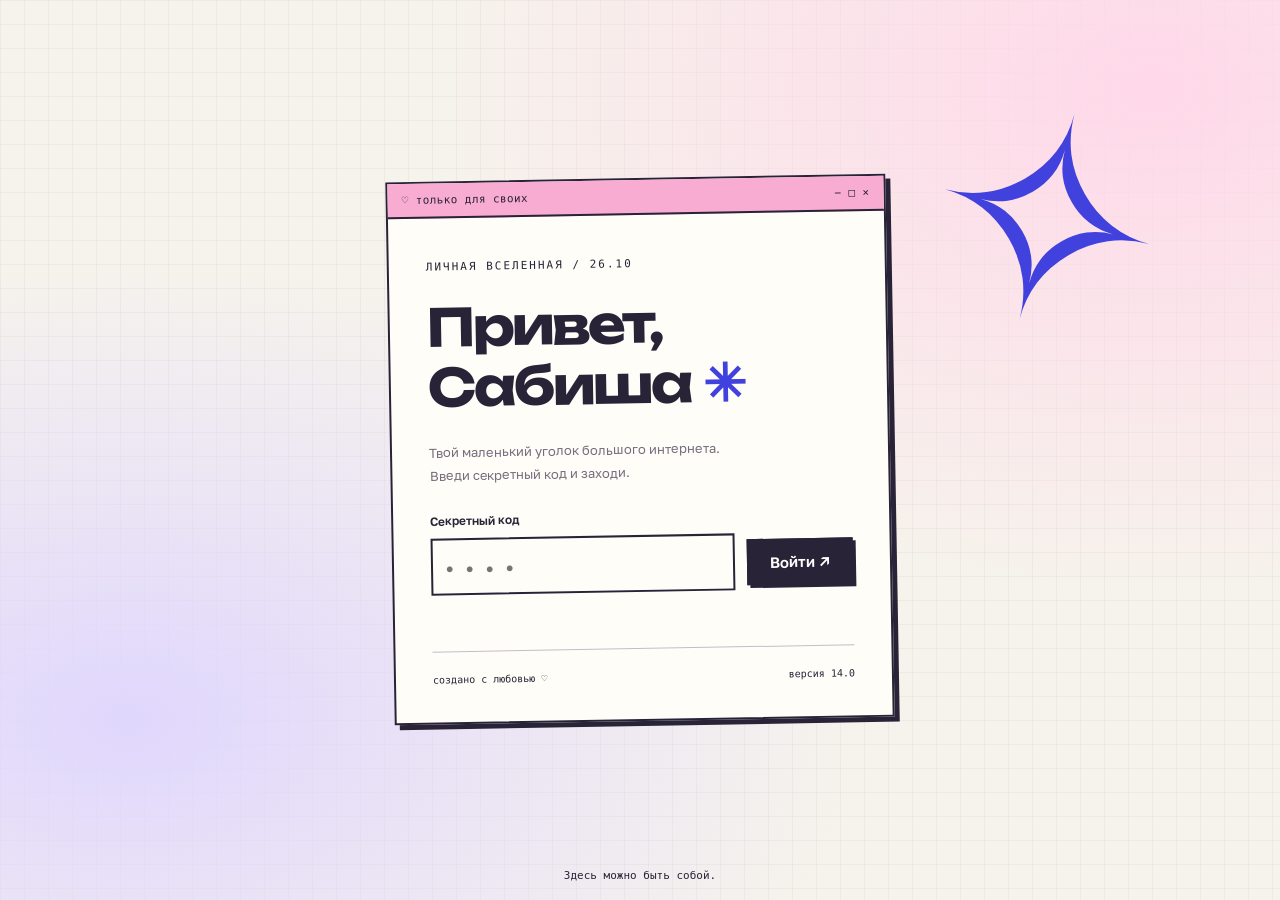
<file: docs/index.html>
<!doctype html>
<html lang="ru">
  <head>
    <meta charset="UTF-8" />
    <meta name="viewport" content="width=device-width,initial-scale=1" />
    <meta name="theme-color" content="#f7a9d0" />
    <meta
      name="description"
      content="Личная вселенная Сабиши. Четырнадцать лет, бесконечность возможностей."
    />
    <link rel="icon" href="icon.svg" type="image/svg+xml" />
    <title>Сабиша ✧ личная вселенная</title>
    <link rel="stylesheet" href="style.css?v=20261026-2" />
  </head>
  <body>
    <div id="gate" class="gate">
      <div class="gate-decor">✧</div>
      <section class="window login">
        <div class="titlebar">
          <span>♡ только для своих</span><span>− □ ×</span>
        </div>
        <div class="login-body">
          <span class="eyebrow">ЛИЧНАЯ ВСЕЛЕННАЯ / 26.10</span>
          <h1>Привет,<br />Сабиша<span>✳</span></h1>
          <p>
            Твой маленький уголок большого интернета.<br />Введи секретный код и
            заходи.
          </p>
          <form id="login">
            <label for="password">Секретный код</label>
            <div class="input-row">
              <input
                id="password"
                type="password"
                inputmode="numeric"
                maxlength="4"
                autocomplete="off"
                placeholder="••••"
                required
                aria-describedby="login-error"
              /><button class="button dark">Войти ↗</button>
            </div>
            <p id="login-error" role="alert"></p>
          </form>
          <div class="login-footer">
            создано с любовью ♡ <span>версия 14.0</span>
          </div>
        </div>
      </section>
      <span class="gate-bottom">Здесь можно быть собой.</span>
    </div>
    <div id="app" hidden>
      <header>
        <a href="#home" class="brand">сабиша<span>.мир ✳</span></a>
        <div class="header-status"><i></i> в своей вселенной</div>
        <button
          id="menu-button"
          class="button"
          aria-expanded="false"
          aria-controls="menu"
        >
          ☰ Меню
        </button>
      </header>
      <div class="ticker">
        <div>
          ✧ СВОЙ МИР · СВОИ ПРАВИЛА <span>♡</span> 26 ОКТЯБРЯ 2012
          <span>✧</span> БЫТЬ СОБОЙ — УЖЕ КРУТО <span>♡</span> СОЗДАНО ДЛЯ
          САБИШИ <span>✧</span> СВОЙ МИР · СВОИ ПРАВИЛА
        </div>
      </div>
      <main id="content" tabindex="-1"></main>
      <footer>
        <span>Сабиша © <span id="year"></span> · личная территория ♡</span
        ><span
          ><span data-cloud-status
            >Записи сохраняются на устройстве · облако в настройках</span
          >
          <button class="text-button" data-nav="settings">
            Сделать копию ↗
          </button></span
        >
      </footer>
      <div id="menu-shade" hidden></div>
      <aside id="menu" hidden aria-label="Разделы сайта">
        <div class="menu-top">
          <span>Куда отправимся?</span
          ><button id="close-menu" aria-label="Закрыть меню">×</button>
        </div>
        <nav id="nav"></nav>
        <div class="menu-bottom">
          Это твой интернет.<br />Обустраивай как нравится. ✧
        </div>
      </aside>
    </div>
    <div id="toast" role="status" aria-live="polite"></div>
    <div id="confetti" aria-hidden="true"></div>
    <script src="app.js?v=20261026-2"></script>
    <script src="vendor/supabase.js"></script>
    <script src="cloud-config.js?v=20261026-2"></script>
    <script src="cloud.js?v=20261026-2"></script>
  </body>
</html>
</file>
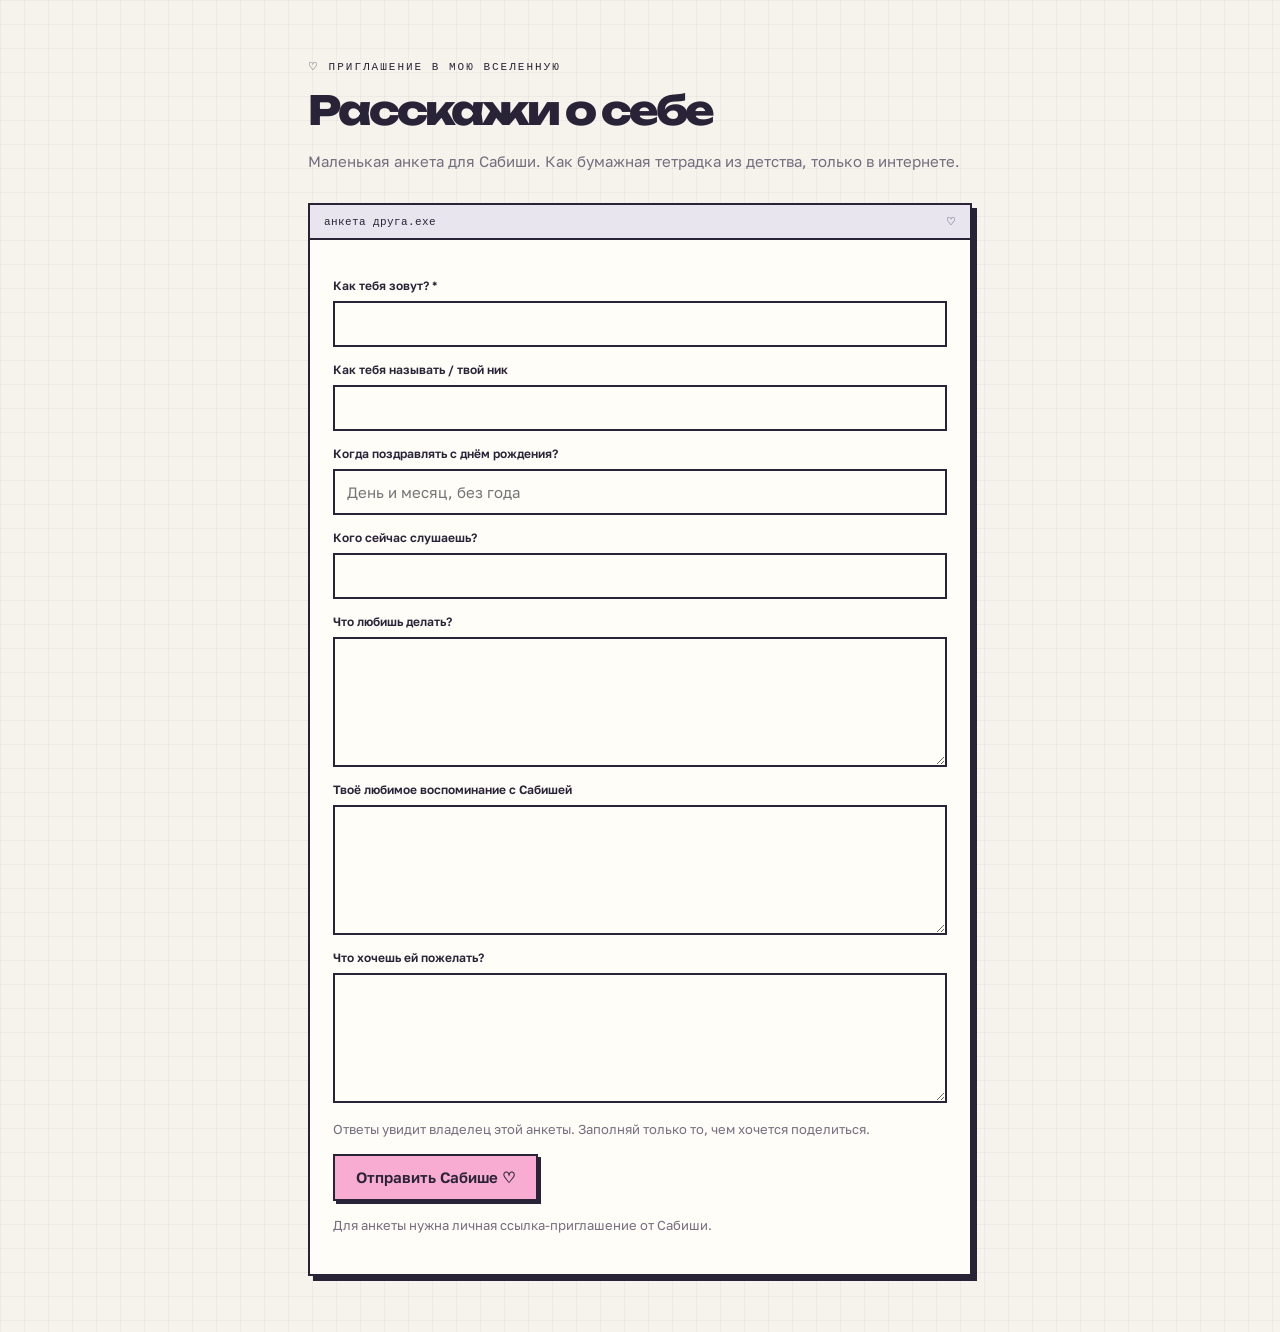
<file: docs/friend.html>
<!doctype html>
<html lang="ru">
  <head>
    <meta charset="UTF-8" />
    <meta name="viewport" content="width=device-width,initial-scale=1" />
    <meta name="referrer" content="no-referrer" />
    <meta name="robots" content="noindex" />
    <title>Анкета для Сабиши ♡</title>
    <link rel="icon" href="icon.svg" />
    <link rel="stylesheet" href="style.css?v=20261026-2" />
  </head>
  <body>
    <main class="guest-main">
      <span class="eyebrow">♡ ПРИГЛАШЕНИЕ В МОЮ ВСЕЛЕННУЮ</span>
      <div class="page-heading">
        <h1>Расскажи о себе</h1>
        <p>
          Маленькая анкета для Сабиши. Как бумажная тетрадка из детства, только
          в интернете.
        </p>
      </div>
      <section class="window">
        <div class="titlebar"><span>анкета друга.exe</span><span>♡</span></div>
        <div class="body">
          <form id="friend-questionnaire">
            <div class="field">
              <label for="friend-name">Как тебя зовут? *</label
              ><input
                id="friend-name"
                name="name"
                maxlength="100"
                autocomplete="given-name"
                required
              />
            </div>
            <div class="field">
              <label for="nickname">Как тебя называть / твой ник</label
              ><input id="nickname" name="nickname" maxlength="100" />
            </div>
            <div class="field">
              <label for="birthday">Когда поздравлять с днём рождения?</label
              ><input
                id="birthday"
                name="birthday"
                maxlength="50"
                placeholder="День и месяц, без года"
              />
            </div>
            <div class="field">
              <label for="music">Кого сейчас слушаешь?</label
              ><input id="music" name="music" maxlength="300" />
            </div>
            <div class="field">
              <label for="hobbies">Что любишь делать?</label
              ><textarea
                id="hobbies"
                name="hobbies"
                maxlength="600"
                rows="3"
              ></textarea>
            </div>
            <div class="field">
              <label for="memory">Твоё любимое воспоминание с Сабишей</label
              ><textarea
                id="memory"
                name="memory"
                maxlength="600"
                rows="3"
              ></textarea>
            </div>
            <div class="field">
              <label for="wish">Что хочешь ей пожелать?</label
              ><textarea
                id="wish"
                name="wish"
                maxlength="600"
                rows="3"
              ></textarea>
            </div>
            <p class="help">
              Ответы увидит владелец этой анкеты. Заполняй только то, чем
              хочется поделиться.
            </p>
            <button class="button pink" id="submit-friend">
              Отправить Сабише ♡
            </button>
            <p id="friend-result" role="status" class="help"></p>
          </form>
          <div id="friend-success" hidden>
            <div class="lock-art">♡</div>
            <h2>Анкета долетела!</h2>
            <p>
              Твой ответ уже ждёт Сабишу. Спасибо, что заглянул(а) в её
              вселенную.
            </p>
            <p class="small">Отправлять ей что-то ещё не нужно.</p>
          </div>
        </div>
      </section>
    </main>
    <script src="vendor/supabase.js"></script>
    <script src="cloud-config.js?v=20261026-2"></script>
    <script src="friend.js?v=20261026-2"></script>
  </body>
</html>
</file>
<file: docs/style.css>
@import url("https://fonts.googleapis.com/css2?family=Golos+Text:wght@400;500;600;700;800;900&family=Unbounded:wght@400;600;700;800;900&display=swap");
:root {
  --ink: #292337;
  --paper: #f6f3ec;
  --pink: #f8acd2;
  --lime: #deff7e;
  --blue: #4142de;
  --muted: #756d7e;
  --line: 2px solid var(--ink);
  --shadow: 5px 5px 0 var(--ink);
}
* {
  box-sizing: border-box;
}
body {
  margin: 0;
  background-color: var(--paper);
  background-image:
    linear-gradient(#a69ba41a 1px, transparent 1px),
    linear-gradient(90deg, #a69ba41a 1px, transparent 1px);
  background-size: 24px 24px;
  color: var(--ink);
  font-family: "Golos Text", Arial, sans-serif;
  font-size: 15px;
}
button,
input,
select,
textarea {
  font: inherit;
  color: inherit;
}
button,
a,
input,
textarea,
select {
  -webkit-tap-highlight-color: transparent;
}
button {
  cursor: pointer;
}
button:focus-visible,
a:focus-visible {
  outline: 3px solid var(--blue);
  outline-offset: 4px;
}
[hidden] {
  display: none !important;
}
button {
  border: var(--line);
  background: var(--paper);
}
a {
  color: inherit;
  text-decoration: none;
}
header {
  height: 88px;
  display: flex;
  align-items: center;
  justify-content: space-between;
  max-width: 1400px;
  padding: 0 48px;
  margin: auto;
}
.brand {
  font-family: Unbounded, sans-serif;
  font-size: 25px;
  font-weight: 800;
  letter-spacing: -1.5px;
}
.brand span {
  font-weight: 400;
}
.header-status {
  font: 12px monospace;
  display: flex;
  align-items: center;
  gap: 8px;
}
.header-status i {
  background: #6eb66a;
  width: 8px;
  height: 8px;
  border-radius: 50%;
}
.button {
  display: inline-flex;
  align-items: center;
  justify-content: center;
  padding: 12px 21px;
  font-weight: 600;
  gap: 8px;
  box-shadow: 3px 3px 0 var(--ink);
  transition:
    transform 0.15s,
    box-shadow 0.15s;
}
.button:hover {
  transform: translate(-1px, -1px);
  box-shadow: 5px 5px 0 var(--ink);
}
.button:active {
  transform: translate(2px, 2px);
  box-shadow: 0 0;
}
.dark {
  background: var(--ink);
  color: white;
}
.pink {
  background: var(--pink);
}
.lime {
  background: var(--lime);
}
.ticker {
  border-top: var(--line);
  border-bottom: var(--line);
  background: var(--lime);
  padding: 11px 0;
  overflow: hidden;
  white-space: nowrap;
  font: 11px monospace;
  letter-spacing: 2px;
}
.ticker div {
  width: max-content;
  min-width: 100%;
  text-align: center;
}
.ticker span {
  padding: 0 44px;
}
main {
  max-width: 1400px;
  margin: auto;
  padding: 42px 48px 56px;
  min-height: calc(100vh - 215px);
}
.hero {
  display: flex;
  justify-content: space-between;
  align-items: center;
  margin-bottom: 34px;
  gap: 24px;
}
.eyebrow {
  font: 11px monospace;
  letter-spacing: 2px;
}
.hero h1,
.page-heading h1 {
  font-family: Unbounded, sans-serif;
  font-size: clamp(30px, 4.7vw, 65px);
  font-weight: 800;
  line-height: 1.2;
  letter-spacing: -3px;
  margin: 13px 0;
}
.hero h1 em {
  font-style: normal;
  color: var(--blue);
}
.hero p,
.page-heading p {
  color: var(--muted);
  line-height: 1.6;
}
.hero-badge {
  border: var(--line);
  border-radius: 50%;
  background: var(--pink);
  width: 132px;
  height: 132px;
  display: flex;
  flex-direction: column;
  align-items: center;
  justify-content: center;
  transform: rotate(10deg);
  flex-shrink: 0;
  box-shadow: 4px 4px 0 var(--ink);
  font: 10px monospace;
  gap: 8px;
}
.hero-badge strong {
  font-family: Unbounded;
  font-size: 48px;
  line-height: 1;
}
.dashboard {
  display: grid;
  grid-template-columns: 1.2fr 1fr 0.85fr;
  gap: 23px;
}
.window {
  border: var(--line);
  background: #fffdf8;
  box-shadow: var(--shadow);
  min-width: 0;
}
.titlebar {
  border-bottom: var(--line);
  padding: 10px 14px;
  display: flex;
  align-items: center;
  justify-content: space-between;
  font: 11px monospace;
  letter-spacing: 0.4px;
  background: #e9e5ef;
  gap: 8px;
}
.titlebar span:last-child {
  white-space: nowrap;
}
.body {
  padding: 23px;
}
.counter {
  grid-column: span 2;
  background: var(--pink);
  position: relative;
  overflow: hidden;
}
.counter .titlebar {
  background: #f4bfdc;
}
.counter .body {
  padding: 29px 28px;
}
.counter .number {
  font-family: Unbounded, sans-serif;
  font-size: clamp(25px, 3.3vw, 47px);
  font-weight: 700;
  letter-spacing: -2px;
  white-space: nowrap;
  font-variant-numeric: tabular-nums;
  margin: 22px 0 10px;
  position: relative;
  z-index: 1;
}
.counter .unit {
  font-size: 15px;
}
.counter .detail {
  border-top: 1px solid #29233740;
  padding-top: 17px;
  margin-top: 26px;
  display: flex;
  justify-content: space-between;
  font: 10px monospace;
  gap: 10px;
}
.counter .spark {
  position: absolute;
  right: 20px;
  top: 40px;
  font-size: 115px;
  color: #ffffff65;
  line-height: 1;
}
.birthday {
  background: var(--blue);
  color: white;
  position: relative;
  overflow: hidden;
}
.birthday .titlebar {
  color: white;
  background: #3434bb;
  border-color: var(--ink);
}
.birthday .body {
  position: relative;
  z-index: 1;
}
.birthday h2 {
  font-family: Unbounded;
  font-size: 26px;
  line-height: 1.4;
  margin: 5px 0 12px;
}
.birthday p {
  font-size: 12px;
  line-height: 1.6;
  color: #e6e4ff;
}
.birthday button {
  margin-top: 8px;
  font-size: 12px;
}
.star {
  position: absolute;
  font-size: 150px;
  right: -18px;
  bottom: -20px;
  color: #a5a5ff55;
  transform: rotate(-13deg);
}
.mood {
  background: #fffdf8;
}
.moods {
  display: flex;
  justify-content: space-between;
  gap: 5px;
  margin: 20px 0;
}
.moods button {
  border: 1px solid transparent;
  background: transparent;
  font-size: 26px;
  padding: 7px;
  border-radius: 50%;
  line-height: 1;
}
.moods button.selected {
  background: var(--lime);
  border-color: var(--ink);
}
h2 {
  font-size: 20px;
  letter-spacing: -0.6px;
  margin: 0 0 10px;
}
.small {
  font: 11px/1.7 monospace;
  color: var(--muted);
}
.note-preview {
  background: #e5e1ff;
}
.note-preview .body {
  position: relative;
  min-height: 200px;
}
.note-preview .doodle {
  position: absolute;
  right: 12px;
  bottom: 18px;
  font-size: 60px;
  color: var(--blue);
  transform: rotate(12deg);
}
.note-preview p {
  max-width: 80%;
  font-size: 13px;
  line-height: 1.7;
  margin-bottom: 24px;
  overflow-wrap: anywhere;
}
.text-button {
  border: 0;
  background: transparent;
  padding: 0;
  border-bottom: 1px solid currentColor;
  font-size: 12px;
}
.music {
  background: var(--lime);
}
.cd {
  width: 112px;
  height: 112px;
  border: 1px solid #777;
  border-radius: 50%;
  background: conic-gradient(
    from 40deg,
    #eee,
    #b2bec7,
    #fff,
    #f8b5e0,
    #b0e8d8,
    #eee,
    #a4a9c6,
    #fff
  );
  position: relative;
  box-shadow: 2px 4px 8px #29233735;
  margin: 3px auto 16px;
}
.cd:after {
  content: "";
  position: absolute;
  inset: 43px;
  border-radius: 50%;
  background: var(--lime);
  border: 7px solid #aaa9b1;
}
.music .body {
  text-align: center;
  padding: 20px;
}
.music p {
  margin: 4px 0 16px;
  font: 11px monospace;
}
.shortcuts {
  display: grid;
  grid-template-columns: repeat(4, 1fr);
  gap: 18px;
  margin-top: 28px;
}
.shortcut {
  border: var(--line);
  padding: 17px 16px;
  background: var(--paper);
  display: flex;
  align-items: center;
  text-align: left;
  gap: 13px;
  transition: background 0.2s;
}
.shortcut:hover {
  background: var(--pink);
}
.shortcut .icon {
  font-size: 25px;
}
.shortcut strong {
  font-size: 12px;
}
.shortcut .arrow {
  margin-left: auto;
}
footer {
  max-width: 1400px;
  margin: auto;
  border-top: 1px solid #bcb5be;
  padding: 23px 48px;
  display: flex;
  justify-content: space-between;
  gap: 14px;
  font: 10px/1.8 monospace;
  color: var(--muted);
}
#menu-shade {
  position: fixed;
  inset: 0;
  background: #29233770;
  z-index: 20;
  backdrop-filter: blur(3px);
}
#menu {
  position: fixed;
  right: 0;
  top: 0;
  height: 100dvh;
  width: 365px;
  max-width: 95vw;
  background: var(--paper);
  border-left: var(--line);
  z-index: 21;
  padding: 25px;
  overflow-y: auto;
}
.menu-top {
  display: flex;
  justify-content: space-between;
  align-items: center;
  font-weight: 700;
  margin-bottom: 22px;
}
.menu-top button {
  width: 34px;
  height: 34px;
  font-size: 23px;
  background: var(--pink);
}
nav {
  display: grid;
  gap: 7px;
}
nav a {
  padding: 12px;
  border: 1px solid transparent;
  font-size: 14px;
  display: flex;
  gap: 14px;
}
nav a:hover,
nav a.active {
  border: var(--line);
  background: var(--lime);
}
.menu-bottom {
  margin-top: 25px;
  padding-top: 20px;
  border-top: 1px solid #bbb;
  font: 12px/1.7 monospace;
}
.page-heading {
  margin-bottom: 30px;
}
.page-heading h1 {
  font-size: 42px;
}
.two-col {
  display: grid;
  grid-template-columns: 1fr 1fr;
  gap: 25px;
}
.field {
  display: flex;
  flex-direction: column;
  gap: 8px;
  margin: 15px 0;
}
input,
textarea,
select {
  background: #fffdf8;
  border: var(--line);
  border-radius: 0;
  padding: 12px;
  min-width: 0;
  width: 100%;
}
textarea {
  resize: vertical;
  min-height: 130px;
  line-height: 1.7;
}
label {
  font-size: 12px;
  font-weight: 600;
}
.input-row {
  display: flex;
  gap: 12px;
  align-items: center;
}
.input-row input {
  flex: 1;
}
.input-row .button {
  white-space: nowrap;
}
.list {
  display: grid;
  gap: 12px;
  margin-top: 20px;
}
.list-item {
  border: var(--line);
  padding: 14px;
  background: #fffdf8;
  display: flex;
  align-items: center;
  gap: 12px;
  overflow-wrap: anywhere;
}
.list-item .grow {
  flex: 1;
  min-width: 0;
}
.list-item strong {
  display: block;
  font-size: 14px;
}
.list-item input[type="checkbox"] {
  width: 20px;
  height: 20px;
  accent-color: var(--blue);
  flex-shrink: 0;
}
.list-item.done .grow {
  text-decoration: line-through;
  opacity: 0.5;
}
.delete {
  padding: 5px 9px;
  background: #ffe0ec;
  font-size: 16px;
}
.rating {
  width: 65px;
  padding: 7px;
}
.empty {
  padding: 30px 15px;
  text-align: center;
  border: 1px dashed #a49aa9;
  color: var(--muted);
  font-size: 13px;
  line-height: 1.8;
}
.calendar-head {
  display: flex;
  align-items: center;
  justify-content: space-between;
  margin-bottom: 20px;
}
.calendar-head button {
  width: 34px;
  height: 34px;
}
.calendar {
  display: grid;
  grid-template-columns: repeat(7, 1fr);
  gap: 5px;
}
.calendar .weekday {
  font: 10px monospace;
  text-align: center;
  padding: 8px;
}
.calendar button {
  aspect-ratio: 1;
  border: 1px solid #c4bdc9;
  position: relative;
  background: white;
}
.calendar button.today {
  font-weight: 800;
  color: var(--blue);
  text-decoration: underline;
}
.calendar button.chosen {
  background: var(--pink);
  border: var(--line);
}
.calendar button.has-task:after {
  content: "";
  width: 4px;
  height: 4px;
  background: var(--blue);
  border-radius: 50%;
  position: absolute;
  bottom: 4px;
  left: calc(50% - 2px);
}
.journal-card {
  background: #f0eaff;
  border: var(--line);
  padding: 22px;
  position: relative;
}
.journal-card p {
  white-space: pre-wrap;
  overflow-wrap: anywhere;
  line-height: 1.7;
}
.journal-card h3 {
  margin: 10px 0;
}
.journal-actions {
  display: flex;
  justify-content: space-between;
  align-items: center;
}
.wish-grid {
  display: grid;
  grid-template-columns: repeat(3, 1fr);
  gap: 20px;
}
.wish {
  border: var(--line);
  box-shadow: 3px 3px 0 var(--ink);
  padding: 24px;
  background: #fffdf8;
  min-height: 200px;
}
.wish:nth-child(3n + 1) {
  background: var(--pink);
}
.wish:nth-child(3n + 2) {
  background: var(--lime);
}
.wish .wish-num {
  font: 11px monospace;
}
.wish h2 {
  font-family: Unbounded;
  font-size: 18px;
  margin: 22px 0 14px;
  line-height: 1.5;
}
.wish p {
  font-size: 13px;
  line-height: 1.8;
}
.letter {
  background: var(--blue);
  color: white;
  padding: 35px;
  border: var(--line);
  margin-bottom: 25px;
  max-width: 900px;
  transform: rotate(-0.5deg);
}
.letter p {
  line-height: 1.9;
  max-width: 700px;
}
.canvas-tools {
  display: flex;
  gap: 12px;
  flex-wrap: wrap;
  align-items: center;
  margin-bottom: 16px;
}
.canvas-tools input[type="color"] {
  width: 48px;
  height: 40px;
  padding: 3px;
}
.canvas-tools input[type="range"] {
  width: 100px;
  padding: 0;
}
.canvas-tools label {
  display: flex;
  align-items: center;
  gap: 8px;
}
canvas {
  width: 100%;
  height: auto;
  display: block;
  touch-action: none;
  border: var(--line);
  background: white;
}
.prompt-box {
  padding: 20px;
  background: var(--lime);
  border: var(--line);
  margin-top: 23px;
}
.prompt-box p {
  line-height: 1.7;
}
.gate {
  min-height: 100dvh;
  display: grid;
  place-items: center;
  padding: 45px 20px;
  position: relative;
  overflow: hidden;
  background:
    radial-gradient(ellipse at 10% 80%, #e0d7fd 0, transparent 45%),
    radial-gradient(ellipse at 90% 10%, #ffd8e9 0, transparent 45%);
}
.login {
  width: 500px;
  max-width: 100%;
  z-index: 1;
  transform: rotate(-1deg);
}
.login .titlebar {
  background: var(--pink);
}
.login-body {
  padding: 37px;
}
.login h1 {
  font-family: Unbounded;
  font-size: 52px;
  letter-spacing: -3px;
  margin: 24px 0;
  line-height: 1.15;
}
.login h1 span {
  color: var(--blue);
  margin-left: 12px;
}
.login p {
  font-size: 13px;
  line-height: 1.8;
  color: var(--muted);
}
.login form {
  margin-top: 26px;
}
.login form label {
  display: block;
  margin-bottom: 10px;
}
.login input {
  font-size: 24px;
  letter-spacing: 10px;
}
.login-footer {
  display: flex;
  justify-content: space-between;
  border-top: 1px solid #c3bdc7;
  padding-top: 22px;
  margin-top: 28px;
  font: 10px monospace;
}
.gate-decor {
  position: absolute;
  right: 9%;
  top: 5%;
  font-size: 280px;
  color: var(--blue);
  transform: rotate(15deg);
}
.gate-bottom {
  position: absolute;
  bottom: 18px;
  font: 11px monospace;
}
#login-error {
  min-height: 20px;
  color: #b51b46;
  margin: 8px 0 0;
}
#toast {
  position: fixed;
  bottom: 24px;
  left: 50%;
  transform: translateX(-50%) translateY(100px);
  background: var(--ink);
  color: white;
  padding: 14px 22px;
  font-size: 13px;
  z-index: 60;
  transition: transform 0.2s;
  text-align: center;
  max-width: 90vw;
  pointer-events: none;
}
#toast.show {
  transform: translateX(-50%) translateY(0);
}
.confetto {
  position: fixed;
  top: -20px;
  z-index: 70;
  pointer-events: none;
  animation: fall 3s linear forwards;
}
@keyframes fall {
  to {
    transform: translateY(110vh) rotate(720deg);
  }
}
.settings-actions {
  display: flex;
  gap: 15px;
  flex-wrap: wrap;
}
.help {
  font-size: 13px;
  line-height: 1.8;
  color: var(--muted);
}
.focus-number {
  font-family: Unbounded;
  font-size: 64px;
  margin: 25px 0;
}
.focus-actions {
  display: flex;
  gap: 12px;
  flex-wrap: wrap;
}
.task-date {
  font: 11px monospace;
  padding: 5px 0;
}
.pill {
  display: inline-block;
  font: 10px monospace;
  padding: 5px 8px;
  background: var(--lime);
  border: 1px solid var(--ink);
}
body.night {
  --paper: #292439;
  --ink: #f5edf9;
  --muted: #c6bad4;
  --blue: #b3a8ff;
  background-color: var(--paper);
}
body.night .window,
body.night .list-item,
body.night input,
body.night textarea,
body.night select,
body.night .calendar button {
  color: #292337;
}
body.night .titlebar,
body.night .counter,
body.night .music,
body.night .note-preview,
body.night .wish,
body.night .prompt-box,
body.night .journal-card,
body.night .ticker,
body.night .hero-badge {
  color: #292337;
}
body.night .dark {
  background: #e8def7;
  color: #292337;
}
body.night .birthday,
body.night .letter {
  background: #4b3d93;
  color: white;
}
body.night nav a.active,
body.night nav a:hover,
body.night .shortcut:hover {
  color: #292337;
}
body.night .button.pink,
body.night .button.lime {
  color: #292337;
}
body.night .small,
body.night .window .help {
  color: #756d7e;
}
@media (min-width: 1500px) {
  main {
    padding-top: 52px;
  }
  .counter .body {
    padding: 35px 28px;
  }
}
@media (max-width: 1000px) {
  header {
    padding: 0 24px;
  }
  main {
    padding: 30px 24px;
  }
  .dashboard {
    grid-template-columns: 1fr 1fr;
  }
  .birthday {
    grid-column: auto;
  }
  .counter {
    grid-column: span 2;
  }
  .music {
    grid-column: auto;
  }
  .shortcuts {
    grid-template-columns: repeat(2, 1fr);
  }
  .counter .number {
    font-size: 42px;
  }
  .wish-grid {
    grid-template-columns: 1fr 1fr;
  }
  .two-col {
    grid-template-columns: 1fr;
  }
  footer {
    padding: 20px 24px;
    flex-direction: column;
  }
}
@media (max-width: 600px) {
  header {
    height: 74px;
    padding: 0 18px;
  }
  .brand {
    font-size: 20px;
  }
  .header-status {
    display: none;
  }
  .button {
    padding: 11px 15px;
  }
  .hero {
    align-items: flex-start;
  }
  .hero h1 {
    font-size: 31px;
    letter-spacing: -1.7px;
  }
  .hero-badge {
    width: 75px;
    height: 75px;
    font-size: 7px;
    gap: 4px;
    margin-top: 12px;
  }
  .hero-badge strong {
    font-size: 28px;
  }
  .hero p {
    font-size: 12px;
  }
  .hero .eyebrow {
    font-size: 8px;
  }
  .dashboard {
    grid-template-columns: 1fr;
    gap: 20px;
  }
  .counter {
    grid-column: auto;
  }
  .counter .body {
    padding: 23px 17px;
  }
  .counter .number {
    font-size: clamp(21px, 6.5vw, 35px);
    letter-spacing: -1.5px;
  }
  .counter .detail {
    flex-direction: column;
    gap: 8px;
  }
  .birthday h2 {
    font-size: 25px;
  }
  .birthday .body {
    padding: 25px;
  }
  .music .body {
    display: grid;
    grid-template-columns: 95px 1fr;
    column-gap: 20px;
    align-items: center;
    text-align: left;
  }
  .cd {
    width: 88px;
    height: 88px;
    grid-row: span 3;
    margin: 0;
  }
  .cd:after {
    inset: 32px;
    border-width: 5px;
  }
  .music .button {
    font-size: 11px;
  }
  .music h2 {
    font-size: 17px;
  }
  main {
    padding: 28px 18px 36px;
  }
  .shortcuts {
    gap: 10px;
  }
  .shortcut {
    padding: 14px 10px;
    gap: 8px;
  }
  .shortcut strong {
    font-size: 10px;
  }
  .shortcut .icon {
    font-size: 20px;
  }
  .page-heading h1 {
    font-size: 29px;
    letter-spacing: -1.5px;
  }
  .wish-grid {
    grid-template-columns: 1fr;
  }
  .letter {
    padding: 22px;
  }
  .login-body {
    padding: 26px;
  }
  .login h1 {
    font-size: 43px;
  }
  .gate-decor {
    right: -90px;
  }
  .input-row {
    gap: 8px;
  }
  .body {
    padding: 19px;
  }
  .rating {
    width: 55px;
  }
  .list-item {
    gap: 8px;
    padding: 12px;
  }
  .focus-number {
    font-size: 52px;
  }
}
@media (prefers-reduced-motion: reduce) {
  *,
  *:before,
  *:after {
    animation: none !important;
    transition: none !important;
  }
}
.pet-art {
  font-size: 100px;
  line-height: 1.8;
  background: #f8d8e8;
  text-align: center;
  margin-bottom: 25px;
  border: 1px solid #bfaebf;
}
.pet-art.cat {
  background: #d9e0f2;
}
.pet-caption {
  line-height: 1.7;
}
.gift-locked {
  max-width: 650px;
  margin: 20px auto 50px;
  text-align: center;
}
.gift-locked .body {
  padding: 35px;
}
.lock-art {
  font-size: 120px;
  line-height: 1.2;
  color: var(--blue);
  text-shadow: 4px 4px 0 #f8acd2;
}
.gift-locked h2 {
  font-family: Unbounded;
  font-size: 24px;
  margin-top: 25px;
}
.gift-locked p {
  line-height: 1.9;
}
.gift-locked button:disabled {
  cursor: not-allowed;
  opacity: 0.55;
  box-shadow: none;
}
.capsule-lock {
  text-align: center;
  padding: 40px;
}
.puzzle-wrap {
  text-align: center;
}
.puzzle-board {
  display: grid;
  grid-template-columns: repeat(3, 1fr);
  gap: 8px;
  max-width: 350px;
  margin: 20px auto;
}
.puzzle-board button {
  aspect-ratio: 1;
  font-family: Unbounded;
  font-size: 32px;
  background: var(--pink);
  box-shadow: 3px 3px 0 var(--ink);
}
.puzzle-board button:nth-child(3n + 2) {
  background: var(--lime);
}
.puzzle-board button:disabled {
  background: transparent;
  border: 1px dashed #aaa;
  box-shadow: none;
}
.puzzle-board button:hover:not(:disabled) {
  background: #d8d1ff;
}
body.night .puzzle-board button {
  color: #292337;
}
@media (max-width: 420px) {
  #people-form {
    flex-wrap: wrap;
  }
  #people-form > input {
    flex-basis: 65%;
  }
  #people-form > .button {
    width: 100%;
  }
  .login .input-row {
    flex-wrap: wrap;
  }
  .login .input-row input {
    width: 100%;
  }
  .login .input-row button {
    width: 100%;
  }
  .counter .number {
    font-size: 6.3vw;
  }
}
.confirm-overlay {
  position: fixed;
  inset: 0;
  background: #29233788;
  backdrop-filter: blur(3px);
  display: grid;
  place-items: center;
  padding: 20px;
  z-index: 100;
}
.confirm-box {
  max-width: 480px;
  width: 100%;
  color: #292337;
}
.confirm-box h2 {
  font-size: 20px;
  line-height: 1.5;
  margin-bottom: 24px;
}
.confirm-box .button {
  color: #292337;
  border-color: #292337;
  box-shadow: 3px 3px #292337;
}

/* Explicit contrast for buttons inside colored windows. */
.button.lime,
.button.pink {
  color: #292337;
}
.birthday .button {
  color: #292337;
}
.cloud-panel {
  padding-bottom: 15px;
}
.friend-profile {
  margin-top: 8px;
  font-size: 12px;
  font-weight: 400;
}
.friend-profile summary {
  cursor: pointer;
  color: #5445ad;
}
.friend-profile p {
  line-height: 1.65;
  white-space: pre-wrap;
}
.guest-main {
  max-width: 760px;
  padding-top: 55px;
}
.guest-main h1 {
  font-size: 40px;
}
.guest-main #friend-success {
  text-align: center;
  padding: 25px;
}
.pet-photo {
  width: 100%;
  height: 350px;
  display: block;
  object-fit: cover;
  object-position: 50% 58%;
  border: 2px solid #292337;
  margin-bottom: 22px;
}
.cat-photo {
  object-position: center;
  height: 350px;
}
.photo-memory {
  margin: 0;
  padding: 15px;
  background: #fffdf8;
  border: 2px solid #292337;
  box-shadow: 5px 5px #292337;
  transform: rotate(-1deg);
  color: #292337;
}
.photo-memory img {
  width: 100%;
  display: block;
}
.photo-memory figcaption {
  padding: 20px 5px;
  font-family: Unbounded;
  font-size: 24px;
}
.photo-memory figcaption span {
  display: block;
  font:
    12px "Golos Text",
    sans-serif;
  margin-top: 12px;
}
.anime-banner {
  width: 100%;
  display: block;
  border: 2px solid #292337;
  margin-bottom: 20px;
}
.star-sky {
  position: relative;
  height: 430px;
  background:
    radial-gradient(ellipse at 30% 60%, #6755a3, transparent 60%), #17112e;
  overflow: hidden;
  border: 2px solid #292337;
  color: #fff;
}
.star-sky:before {
  content: "";
  position: absolute;
  inset: 0;
  background-image: radial-gradient(#ffffff55 1px, transparent 1px);
  background-size: 29px 33px;
}
.memory-star {
  position: absolute;
  border: 0;
  background: none;
  color: #deff7e;
  font-size: 27px;
  text-shadow: 0 0 15px #f8acd2;
  transform: translate(-50%, -50%);
  transition: transform 0.2s;
}
.memory-star:hover {
  transform: translate(-50%, -50%) scale(1.5);
}
.sky-empty {
  position: absolute;
  top: 45%;
  left: 0;
  width: 100%;
  text-align: center;
  font-size: 12px;
}
.star-detail {
  padding: 20px;
  background: #e5e1ff;
  min-height: 80px;
  color: #292337;
}
.star-detail p {
  white-space: pre-wrap;
  overflow-wrap: anywhere;
}
.maze-layout {
  display: grid;
  grid-template-columns: minmax(240px, 480px) 1fr;
  gap: 30px;
  align-items: center;
}
.maze-board {
  display: grid;
  grid-template-columns: repeat(11, 1fr);
  border: 3px solid #292337;
  aspect-ratio: 1;
  background: #e6e3ef;
}
.maze-cell {
  min-width: 0;
  position: relative;
  aspect-ratio: 1;
}
.maze-cell.wall {
  background: #484273;
  box-shadow:
    inset 2px 2px #746d9b,
    inset -2px -2px #292337;
}
.maze-cell img {
  width: 100%;
  height: 100%;
  object-fit: cover;
  border-radius: 50%;
  border: 2px solid #ec91c7;
  position: absolute;
}
.maze-cell img[alt="Патрик"] {
  object-position: 50% 60%;
  outline: 2px solid #deff7e;
  z-index: 1;
}
.dpad {
  display: grid;
  grid-template-columns: repeat(3, 48px);
  gap: 7px;
  justify-content: center;
  margin: 20px 0;
}
.dpad button {
  height: 45px;
  background: #deff7e;
  color: #292337;
  font-size: 24px;
}
.dpad button:first-child {
  grid-column: 2;
}
.dpad button:nth-child(2) {
  grid-column: 1;
}
.puzzle-board .piece {
  position: relative;
  padding: 0;
  overflow: hidden;
}
.puzzle-board .piece img {
  position: absolute;
  width: 300%;
  height: 300%;
  max-width: none;
  object-fit: cover;
}
.puzzle-board .piece span {
  position: absolute;
  bottom: 3px;
  right: 5px;
  background: #fff9;
  border-radius: 4px;
  padding: 2px 5px;
  font: 12px monospace;
  color: #292337;
}
.puzzle-reference {
  width: 120px;
  height: 120px;
  object-fit: cover;
  border: 2px solid #292337;
}
.puzzle-controls {
  display: flex;
  align-items: center;
  gap: 20px;
  justify-content: center;
}
.puzzle-controls select {
  max-width: 200px;
}
@media (max-width: 700px) {
  .maze-layout {
    grid-template-columns: 1fr;
  }
  .star-sky {
    height: 330px;
  }
  .guest-main h1 {
    font-size: 30px;
  }
  .pet-photo,
  .cat-photo {
    height: 300px;
  }
  .cloud-panel .settings-actions {
    gap: 15px;
  }
}
.birthday-art {
  display: block;
  width: 100%;
  max-width: 900px;
  max-height: 540px;
  object-fit: cover;
  border: 2px solid #292337;
  margin-bottom: 25px;
  box-shadow: 5px 5px #292337;
}

.anime-home{display:block;width:100%;max-height:420px;object-fit:cover;object-position:center 42%;border:2px solid var(--ink);border-radius:18px;margin:0 0 24px}
</file>
